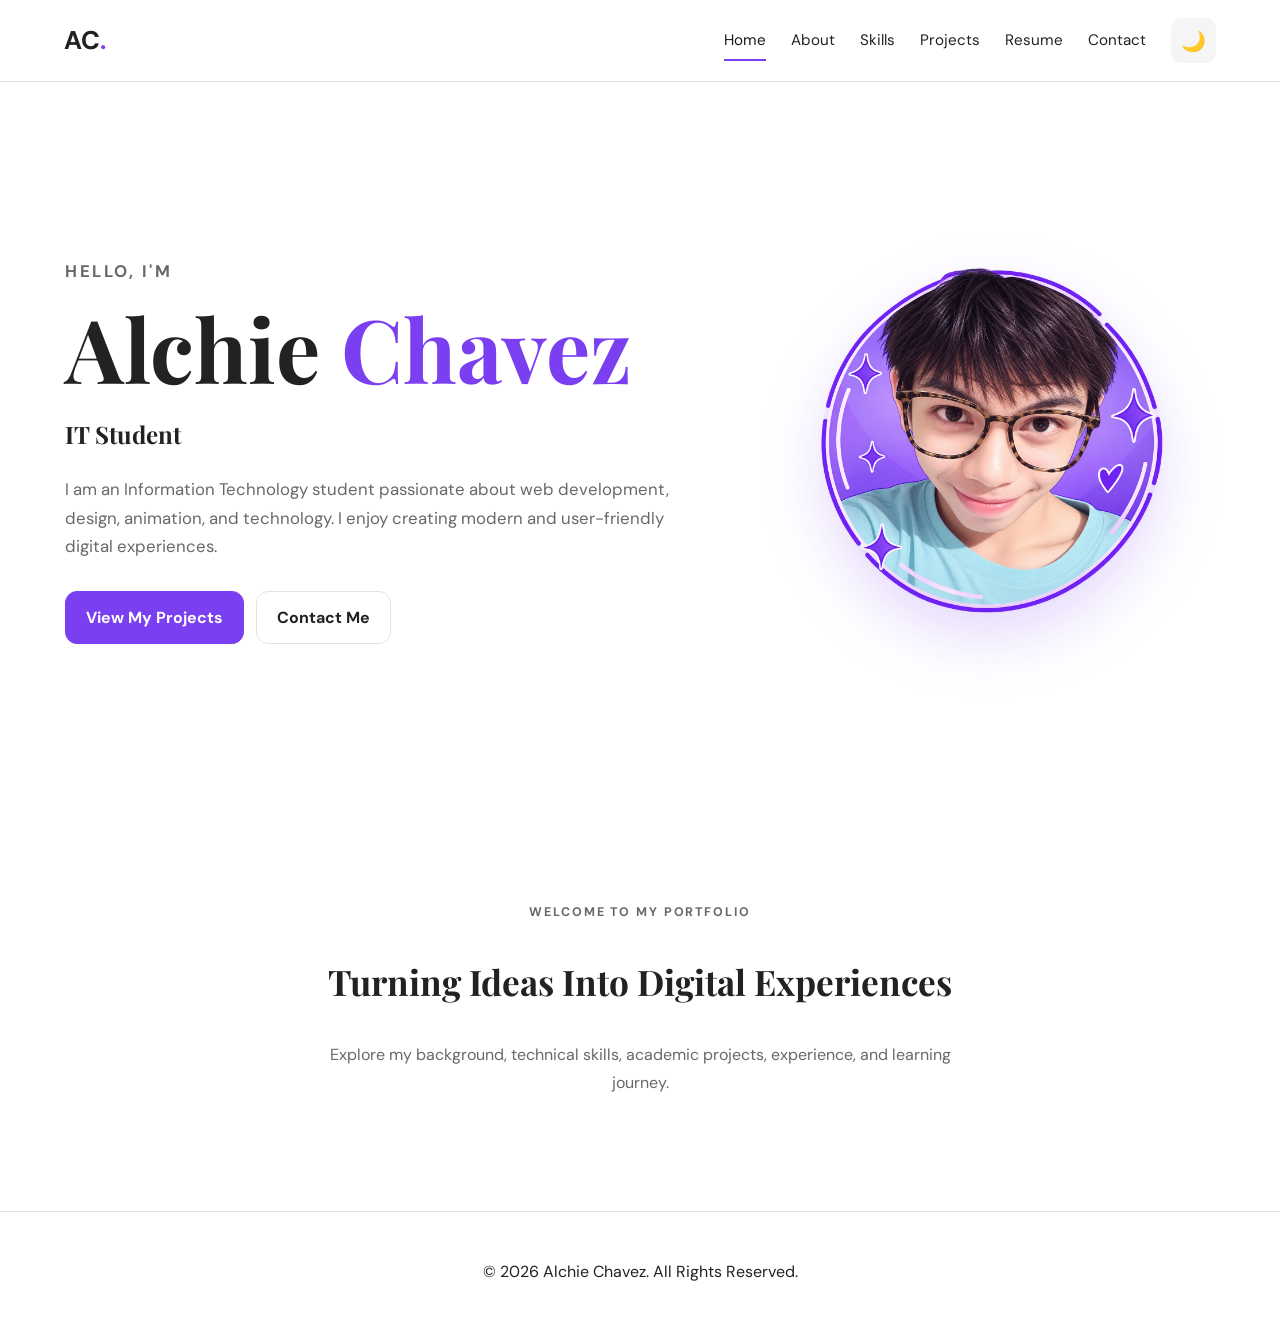
<file: index.html>
<!DOCTYPE html>
<html lang="en">
<head>
<meta charset="UTF-8">
<meta name="viewport" content="width=device-width, initial-scale=1.0">
<title>Portfolio | Alchie Chavez</title>
<link rel="stylesheet" href="assets/css/style.css">
<script src="assets/js/theme-init.js"></script>
</head>
<body>
<header>
<div class="logo">AC<span>.</span></div>
<button class="menu-toggle" id="menuToggle" type="button" aria-label="Toggle menu">☰</button>
<nav id="navbar"><a href="index.html" class="active">Home</a><a href="about.html">About</a><a href="skills.html">Skills</a><a href="projects.html">Projects</a><a href="resume.html">Resume</a><a href="contact.html">Contact</a><button id="themeToggle" type="button">🌙</button></nav>
</header>
<main>
<section class="hero">
<div class="hero-content">
<p class="eyebrow">HELLO, I'M</p>
<h1>Alchie <span>Chavez</span></h1>
<h2><span id="typing" data-words="IT Student,Web Developer,Creative Designer,Technology Learner"></span></h2>
<p>I am an Information Technology student passionate about web development, design, animation, and technology. I enjoy creating modern and user-friendly digital experiences.</p>
<div class="buttons"><a href="projects.html" class="btn primary">View My Projects</a><a href="contact.html" class="btn secondary">Contact Me</a></div>
</div>
<div class="profile-container"><img src="assets/images/profile1.png" alt="Profile image"></div>
</section>
<section class="welcome">
<p class="eyebrow">WELCOME TO MY PORTFOLIO</p>
<h2>Turning Ideas Into Digital Experiences</h2>
<p>Explore my background, technical skills, academic projects, experience, and learning journey.</p>
</section>
</main>
<button id="scrollTop" class="scroll-top" type="button" aria-label="Back to top">↑</button>
<footer><p>© 2026 Alchie Chavez. All Rights Reserved.</p></footer>
<script src="assets/js/script.js"></script>

</body>
</html>
</file>
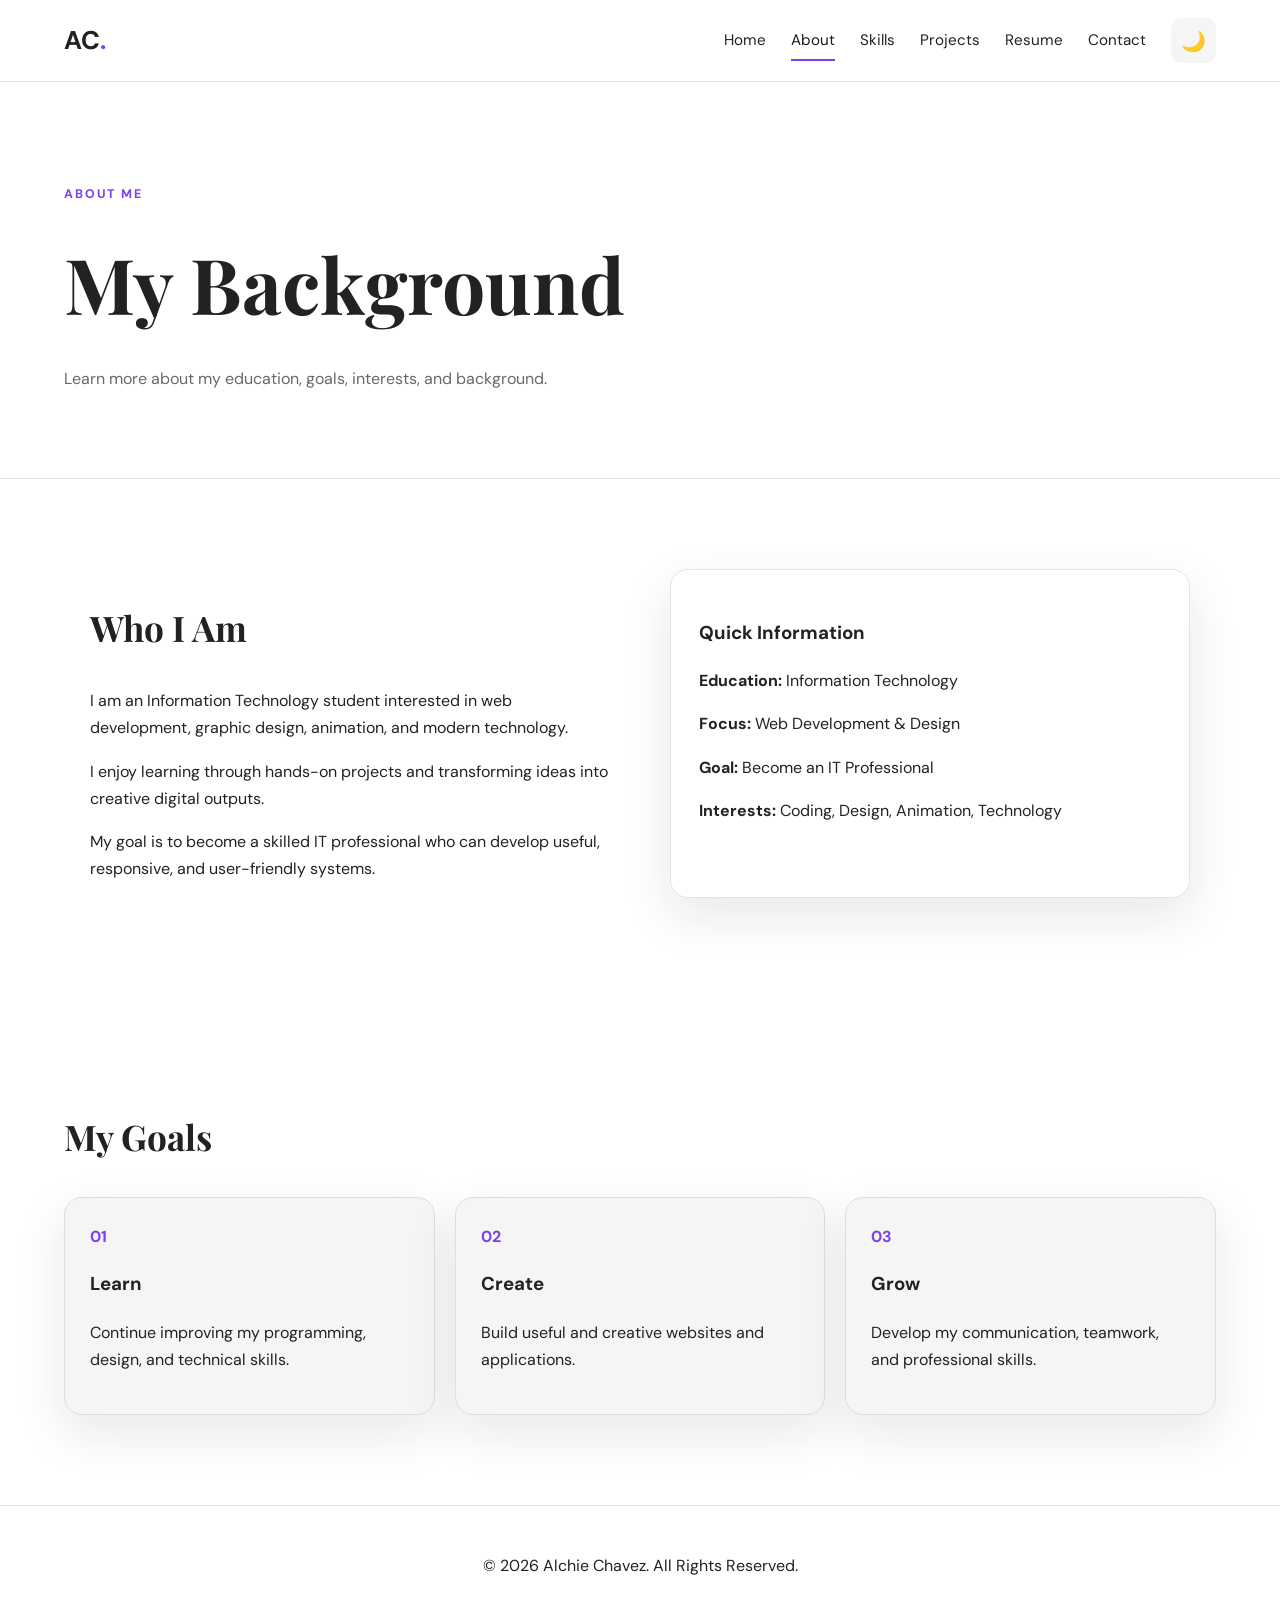
<file: about.html>
<!DOCTYPE html>
<html lang="en">
<head>
<meta charset="UTF-8">
<meta name="viewport" content="width=device-width, initial-scale=1.0">
<title>About | Alchie Chavez</title>
<link rel="stylesheet" href="assets/css/style.css">
<script src="assets/js/theme-init.js"></script>
</head>
<body>
<header>
<div class="logo">AC<span>.</span></div>
<button class="menu-toggle" id="menuToggle" type="button" aria-label="Toggle menu">☰</button>
<nav id="navbar"><a href="index.html">Home</a><a href="about.html" class="active">About</a><a href="skills.html">Skills</a><a href="projects.html">Projects</a><a href="resume.html">Resume</a><a href="contact.html">Contact</a><button id="themeToggle" type="button">🌙</button></nav>
</header>
<main>
<section class="page-header"><p class="eyebrow">ABOUT ME</p><h1>My Background</h1><p>Learn more about my education, goals, interests, and background.</p></section>
<section class="section"><div class="two-column">
<div><h2>Who I Am</h2>
<p>I am an Information Technology student interested in web development, graphic design, animation, and modern technology.</p>
<p>I enjoy learning through hands-on projects and transforming ideas into creative digital outputs.</p>
<p>My goal is to become a skilled IT professional who can develop useful, responsive, and user-friendly systems.</p></div>
<div class="info-card"><h3>Quick Information</h3>
<p><strong>Education:</strong> Information Technology</p>
<p><strong>Focus:</strong> Web Development &amp; Design</p>
<p><strong>Goal:</strong> Become an IT Professional</p>
<p><strong>Interests:</strong> Coding, Design, Animation, Technology</p></div>
</div></section>
<section class="section light"><div class="container"><h2>My Goals</h2><div class="cards"><div class="card"><span>01</span><h3>Learn</h3><p>Continue improving my programming, design, and technical skills.</p></div><div class="card"><span>02</span><h3>Create</h3><p>Build useful and creative websites and applications.</p></div><div class="card"><span>03</span><h3>Grow</h3><p>Develop my communication, teamwork, and professional skills.</p></div></div></div></section>
</main>
<button id="scrollTop" class="scroll-top" type="button" aria-label="Back to top">↑</button>
<footer><p>© 2026 Alchie Chavez. All Rights Reserved.</p></footer>
<script src="assets/js/script.js"></script>

</body>
</html>
</file>
<file: assets/css/style.css>
@import url('https://fonts.googleapis.com/css2?family=DM+Sans:wght@400;500;600;700&family=Playfair+Display:wght@600;700&display=swap');


:root {

    --background: #f8f7f4;

    --surface: #ffffff;

    --text: #191919;

    --muted: #686868;

    --accent: #7b3ff2;

    --accent-light: #a16cff;

    --border: #e7e3dc;

    --shadow:
        0 18px 50px rgba(30,20,50,0.10);
}


[data-theme="dark"] {

    --background: #111114;

    --surface: #1a1a20;

    --text: #f5f3fa;

    --muted: #b5b2bd;

    --border: #303038;

    --shadow:
        0 18px 50px rgba(0,0,0,0.3);
}


* {
    box-sizing: border-box;
}


html {
    scroll-behavior: smooth;
}


body {

    margin: 0;

    background: var(--background);

    color: var(--text);

    font-family:
        "DM Sans",
        sans-serif;

    line-height: 1.7;

    transition:
        background 0.3s,
        color 0.3s;
}


a {
    color: inherit;

    text-decoration: none;
}


/* HEADER */

header {

    position: sticky;

    top: 0;

    z-index: 100;

    display: flex;

    justify-content: space-between;

    align-items: center;

    padding: 18px 5%;

    background:
        rgba(248,247,244,0.92);

    backdrop-filter:
        blur(15px);

    border-bottom:
        1px solid var(--border);
}


[data-theme="dark"] header {

    background:
        rgba(17,17,20,0.92);
}


.logo {

    font-size: 1.6rem;

    font-weight: 700;
}


.logo span {

    color: var(--accent);
}


nav {

    display: flex;

    align-items: center;

    gap: 25px;
}


nav a {

    color: var(--muted);

    font-size: 0.95rem;

    position: relative;
}


nav a:hover,
nav a.active {

    color: var(--text);
}


nav a.active::after {

    content: "";

    position: absolute;

    left: 0;

    right: 0;

    bottom: -8px;

    height: 2px;

    background: var(--accent);
}


#themeToggle {

    border: none;

    background: var(--surface);

    color: var(--text);

    padding: 8px 12px;

    border-radius: 10px;

    cursor: pointer;
}


.menu-toggle {

    display: none;

    border: none;

    background: var(--surface);

    color: var(--text);

    font-size: 1.4rem;

    padding: 8px;

    cursor: pointer;
}


/* HERO */

.hero {

    width: 90%;

    max-width: 1150px;

    min-height: 80vh;

    margin: auto;

    display: grid;

    grid-template-columns:
        1.2fr 0.8fr;

    gap: 50px;

    align-items: center;
}


.eyebrow {

    color: var(--accent);

    font-weight: 700;

    letter-spacing: 0.15em;

    font-size: 0.78rem;
}


.hero h1 {

    font-family:
        "Playfair Display",
        serif;

    font-size:
        clamp(3rem,7vw,5.5rem);

    line-height: 1.05;

    margin: 10px 0;
}


.hero h1 span {

    color: var(--accent);
}


.hero h2 {

    font-size: 1.5rem;

    margin: 20px 0;
}


.hero p {

    max-width: 650px;

    color: var(--muted);

    font-size: 1.05rem;
}


.buttons {

    display: flex;

    gap: 12px;

    margin-top: 30px;

    flex-wrap: wrap;
}


.btn {

    display: inline-block;

    padding: 12px 20px;

    border-radius: 12px;

    font-weight: 700;

    border: 1px solid var(--border);

    cursor: pointer;
}


.primary {

    background: var(--accent);

    color: white;

    border-color: var(--accent);
}


.secondary {

    background: var(--surface);
}


.profile-container {

    display: grid;

    place-items: center;
}


.profile-container img {

    width: min(360px,80vw);

    filter:
        drop-shadow(
            0 25px 30px
            rgba(123,63,242,0.2)
        );
}


/* PAGE HEADER */

.page-header {

    padding: 90px 5% 70px;

    background: var(--surface);

    border-bottom:
        1px solid var(--border);
}


.page-header h1 {

    font-family:
        "Playfair Display",
        serif;

    font-size:
        clamp(3rem,6vw,5rem);

    margin: 0;
}


.page-header p:last-child {

    color: var(--muted);
}


/* SECTIONS */

.section {

    padding: 90px 5%;
}


.welcome {

    padding: 90px 5%;

    text-align: center;

    background: var(--surface);
}


.welcome p {

    color: var(--muted);

    max-width: 650px;

    margin:
        10px auto 25px;
}


h2 {

    font-family:
        "Playfair Display",
        serif;

    font-size: 2.2rem;
}




.two-column {

    max-width: 1100px;

    margin: auto;

    display: grid;

    grid-template-columns:
        1fr 1fr;

    gap: 60px;
}


.info-card {

    background: var(--surface);

    border:
        1px solid var(--border);

    border-radius: 18px;

    padding: 28px;

    box-shadow: var(--shadow);
}




.cards {

    display: grid;

    grid-template-columns:
        repeat(3,1fr);

    gap: 20px;
}


.card {

    background: var(--surface);

    border:
        1px solid var(--border);

    border-radius: 18px;

    padding: 25px;

    box-shadow: var(--shadow);
}


.card span {

    color: var(--accent);

    font-weight: bold;
}


.light {

    background: var(--surface);
}




.skills-grid {

    max-width: 1000px;

    margin: auto;

    display: grid;

    grid-template-columns:
        1fr 1fr;

    gap: 30px;
}


.skill-title {

    display: flex;

    justify-content: space-between;

    margin-bottom: 8px;
}


.skill-title span {

    color: var(--muted);
}


.progress {

    height: 10px;

    background: var(--border);

    border-radius: 20px;

    overflow: hidden;
}


.progress div {

    height: 100%;

    background: var(--accent);

    border-radius: 20px;

    animation:
        progressAnimation 1.5s ease;
}


@keyframes progressAnimation {

    from {
        width: 0;
    }

}




.filters {

    max-width: 1100px;

    margin:
        0 auto 30px;

    display: flex;

    gap: 10px;

    flex-wrap: wrap;
}


.filter {

    padding: 9px 17px;

    border:
        1px solid var(--border);

    border-radius: 30px;

    background: var(--surface);

    color: var(--text);

    cursor: pointer;
}


.filter.active {

    background: var(--accent);

    color: white;
}




.project-grid {

    max-width: 1100px;

    margin: auto;

    display: grid;

    grid-template-columns:
        repeat(2,1fr);

    gap: 25px;
}


.project-card {

    background: var(--surface);

    border:
        1px solid var(--border);

    border-radius: 18px;

    overflow: hidden;

    box-shadow: var(--shadow);
}


.project-card img {

    width: 100%;

    display: block;
}


.project-content {

    padding: 25px;
}


.tag {

    color: var(--accent);

    font-weight: bold;

    font-size: 0.85rem;
}


.project-content h3 {

    margin: 7px 0;
}


.project-content p,
.project-content small {

    color: var(--muted);
}


.details-btn {

    display: block;

    margin-top: 15px;

    border: none;

    background: none;

    color: var(--accent);

    font-weight: bold;

    cursor: pointer;
}




.modal {

    display: none;

    position: fixed;

    inset: 0;

    background:
        rgba(0,0,0,0.65);

    z-index: 200;

    place-items: center;

    padding: 20px;
}


.modal.show {

    display: grid;
}


.modal-box {

    width: min(550px,100%);

    background: var(--surface);

    color: var(--text);

    border-radius: 18px;

    padding: 35px;

    position: relative;
}


#closeModal {

    position: absolute;

    right: 15px;

    top: 8px;

    background: none;

    border: none;

    font-size: 2rem;

    color: var(--text);

    cursor: pointer;
}




.timeline {

    max-width: 800px;

    margin: auto;
}


.timeline-item {

    position: relative;

    padding:
        0 0 55px 45px;

    border-left:
        2px solid var(--border);
}


.timeline-dot {

    position: absolute;

    left: -9px;

    top: 0;

    width: 16px;

    height: 16px;

    border-radius: 50%;

    background: var(--accent);
}



.contact-grid {

    max-width: 1100px;

    margin: auto;

    display: grid;

    grid-template-columns:
        1fr 1fr;

    gap: 60px;
}


.contact-form {

    display: flex;

    flex-direction: column;

    gap: 8px;

    background: var(--surface);

    border:
        1px solid var(--border);

    border-radius: 18px;

    padding: 30px;

    box-shadow: var(--shadow);
}


.contact-form input,
.contact-form textarea {

    width: 100%;

    font: inherit;

    padding: 12px;

    background: var(--background);

    color: var(--text);

    border:
        1px solid var(--border);

    border-radius: 10px;
}


.error {

    color: #d33;

    font-size: 0.8rem;

    min-height: 18px;
}


#formStatus {

    font-weight: bold;
}




.scroll-top {

    display: none;

    position: fixed;

    right: 20px;

    bottom: 20px;

    width: 45px;

    height: 45px;

    border: none;

    border-radius: 50%;

    background: var(--accent);

    color: white;

    font-size: 1.2rem;

    cursor: pointer;

    z-index: 50;
}




footer {

    text-align: center;

    padding: 30px 5%;

    color: var(--muted);

    border-top:
        1px solid var(--border);
}




@media(max-width:800px) {

    header {
        padding: 16px 5%;
    }


    .menu-toggle {
        display: block;
    }


    nav {

        display: none;

        position: absolute;

        top: 70px;

        left: 0;

        right: 0;

        padding: 25px 5%;

        background: var(--surface);

        flex-direction: column;

        align-items: flex-start;

        border-bottom:
            1px solid var(--border);
    }


    nav.open {
        display: flex;
    }


    .hero {

        grid-template-columns: 1fr;

        padding:
            60px 0;
    }


    .profile-container {

        order: -1;
    }


    .two-column,
    .contact-grid,
    .skills-grid,
    .project-grid {

        grid-template-columns: 1fr;
    }


    .cards {

        grid-template-columns: 1fr;
    }


    .page-header {

        padding:
            60px 5% 50px;
    }


    .section {

        padding:
            65px 5%;
    }

}
/* ==========================================
   LIGHT / DARK MODE
========================================== */

/* LIGHT MODE */
:root {
    --bg-color: #ffffff;
    --text-color: #222222;
    --card-color: #f5f5f5;
    --border-color: #dddddd;
    --nav-color: #ffffff;
    --input-color: #ffffff;
}


/* DARK MODE */
[data-theme="dark"] {
    --bg-color: #121212;
    --text-color: #ffffff;
    --card-color: #1e1e1e;
    --border-color: #444444;
    --nav-color: #181818;
    --input-color: #252525;
}


/* MAIN PAGE */
body {
    background-color: var(--bg-color);
    color: var(--text-color);
    transition:
        background-color 0.3s ease,
        color 0.3s ease;
}


/* NAVIGATION */
header,
nav {
    background-color: var(--nav-color);
    color: var(--text-color);
}


/* LINKS */
nav a {
    color: var(--text-color);
}


/* SECTIONS */
section {
    background-color: var(--bg-color);
    color: var(--text-color);
}


/* CARDS */
.card,
.project-card,
.skill-card,
.service-card {
    background-color: var(--card-color);
    color: var(--text-color);
    border-color: var(--border-color);
}


/* HEADINGS */
h1,
h2,
h3,
h4,
h5,
h6 {
    color: var(--text-color);
}


/* PARAGRAPHS */
p {
    color: var(--text-color);
}


/* INPUTS */
input,
textarea,
select {
    background-color: var(--input-color);
    color: var(--text-color);
    border-color: var(--border-color);
}


/* THEME BUTTON */
#themeToggle {
    cursor: pointer;
    border: none;
    background-color: var(--card-color);
    color: var(--text-color);

    width: 45px;
    height: 45px;

    border-radius: 10px;

    font-size: 20px;

    display: flex;
    align-items: center;
    justify-content: center;

    transition: 0.3s ease;
}


#themeToggle:hover {
    transform: scale(1.08);
}
.certificate-img {
    width: 30%;
    max-width: 500px;
    height: auto;
    display: block;
    margin: 0 auto;
}

/* ==========================================
   PHP / MYSQL ADDITIONS
========================================== */
.alert { padding: 12px 16px; border-radius: 10px; margin-bottom: 14px; font-weight: 600; }
.alert-success { background: #e6f7ec; color: #14683a; border: 1px solid #b7e4c7; }
.alert-error   { background: #fdecec; color: #a12525; border: 1px solid #f5b5b5; }
[data-theme="dark"] .alert-success { background: #12301f; color: #8be0ad; border-color: #1f5a37; }
[data-theme="dark"] .alert-error   { background: #381717; color: #ff9d9d; border-color: #6b2a2a; }

/* Honeypot field: off-screen, not display:none (bots still see it) */
.hp { position: absolute; left: -9999px; width: 1px; height: 1px; overflow: hidden; }

.cert-grid { display: flex; flex-wrap: wrap; gap: 24px; justify-content: center; margin: 20px 0 30px; }
.cert-item { margin: 0; max-width: 420px; }
.cert-item .certificate-img { width: 100%; max-width: 100%; border-radius: 12px; border: 1px solid var(--border); }
.cert-item figcaption { color: var(--muted); font-size: .9rem; margin-top: 8px; }

/* ---------- Admin ---------- */
.admin-wrap { max-width: 1100px; margin: 0 auto; padding: 50px 5% 80px; }
.admin-nav { display: flex; flex-wrap: wrap; gap: 10px; margin: 0 0 30px; }
.admin-nav a { padding: 8px 16px; border: 1px solid var(--border); border-radius: 30px; background: var(--surface); font-weight: 600; }
.admin-nav a.active, .admin-nav a:hover { background: var(--accent); color: #fff; border-color: var(--accent); }
.admin-nav .spacer { flex: 1; }
.stats { display: grid; grid-template-columns: repeat(auto-fit, minmax(160px, 1fr)); gap: 16px; margin-bottom: 30px; }
.stat { background: var(--surface); border: 1px solid var(--border); border-radius: 14px; padding: 20px; }
.stat b { display: block; font-size: 2rem; color: var(--accent); }
.panel { background: var(--surface); border: 1px solid var(--border); border-radius: 16px; padding: 26px; margin-bottom: 28px; box-shadow: var(--shadow); }
.panel h2, .panel h3 { margin-top: 0; }
.form-grid { display: grid; grid-template-columns: 1fr 1fr; gap: 14px 20px; }
.form-grid .full { grid-column: 1 / -1; }
.form-grid label { font-weight: 600; font-size: .9rem; display: block; margin-bottom: 4px; }
.admin-wrap input[type=text], .admin-wrap input[type=password], .admin-wrap input[type=number],
.admin-wrap input[type=file], .admin-wrap select, .admin-wrap textarea {
    width: 100%; font: inherit; padding: 10px 12px; border: 1px solid var(--border);
    border-radius: 10px; background: var(--background); color: var(--text);
}
table.data { width: 100%; border-collapse: collapse; }
table.data th, table.data td { text-align: left; padding: 10px 8px; border-bottom: 1px solid var(--border); vertical-align: top; }
table.data img { width: 70px; border-radius: 8px; display: block; }
.actions { display: flex; gap: 8px; flex-wrap: wrap; }
.actions form { margin: 0; }
.btn-sm { padding: 6px 12px; font-size: .85rem; border-radius: 8px; border: 1px solid var(--border); background: var(--surface); color: var(--text); cursor: pointer; font-weight: 600; display: inline-block; }
.btn-danger { background: #d33; color: #fff; border-color: #d33; }
.unread td { font-weight: 700; }
.login-box { max-width: 420px; margin: 80px auto; }
.login-box label { display: block; margin: 12px 0 4px; font-weight: 600; }
.login-box input { width: 100%; font: inherit; padding: 12px; border: 1px solid var(--border); border-radius: 10px; background: var(--background); color: var(--text); }
.login-box .btn { width: 100%; margin-top: 18px; }
.table-scroll { overflow-x: auto; }
@media (max-width: 800px) { .form-grid { grid-template-columns: 1fr; } }
</file>
